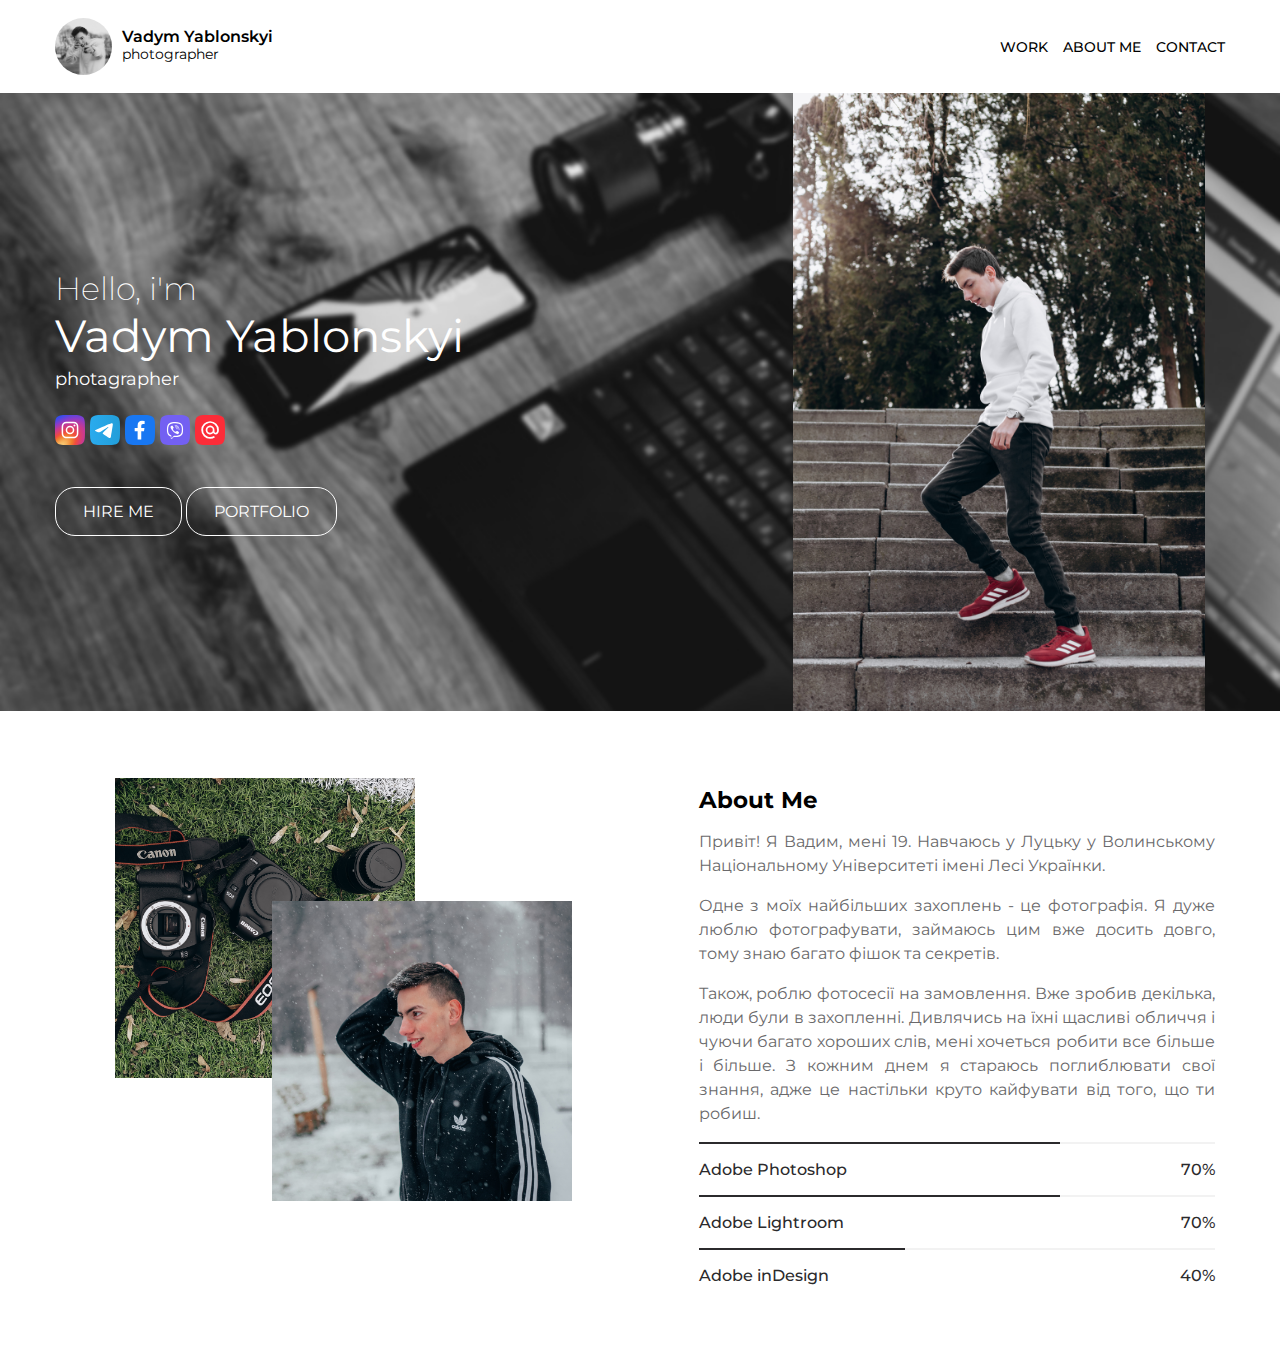
<file: index.html>
<html>
<head>
	<link rel="stylesheet" type="text/css" href="css/style.css">
    	<link href="https://fonts.googleapis.com/css2?family=Montserrat:ital,wght@0,200;0,400;0,600;0,700;1,300&display=swap" rel="stylesheet">

	<meta charset="utf-8">
	<meta name="viewport" content="width=device-width, initial-scale=1.0">
    <script src="https://cdnjs.cloudflare.com/ajax/libs/jquery/3.6.0/jquery.min.js"></script>
	<meta name="google-site-verification" content="axxhxg9rGasSFXuAN6_JIa74bfvBv7dRzaToIOp5WuE" />
	<meta name="description" content="Фотограф Горохів">
    <meta name="keywords" content="фотограф, горохів, Горохів, фотограф горохів, портфоліо, Вадим Яблонський">
    <meta name="robots" content="index, follow">
	<title>VADYM-PH</title>
	</head>
    
<body >
    <header  class="header">
        <div class="container">
            <div class="header__inner"> 
                <div class="user">
                    <div class="user__avatar">
                       <a href="index.html"><img src="img/avatar1.jpg" alt="" ></a>
                    </div>
                    <div class="user__content">
                        <div class="user__name">Vadym Yablonskyi</div>
                        <div class="user__profi">photographer</div>
                    </div>
                    
                </div>
                <nav class="nav" id="nav">
                    <a class="nav__link" href="portfolio.html">work</a>
                    <a class="nav__link" href="#scroll" id="aboutme">about me</a>
                    <a class="nav__link" href="contact.html">contact</a>
                    
                </nav>
                <button class="burger" type="button" id="navToggle">
                    <img class="burger_icon" src="img/menu.svg" id="ui" >
                </button>
            </div>
        </div>
    </header>
   
    <section class="intro">
        <div class="container" id="er">
            <div class="intro__inner">
                <div class="intro__content">
                    <h2 class="intro__subtitle">Hello, i'm</h2>
                    <h1 class="intro__title">Vadym Yablonskyi</h1>
                    <div class="intro__text">photagrapher</div>
                    <div class="social">
                        <a class="social__link"  onclick="window.open('https://instagram.com/vadym_ph?igshid=YmMyMTA2M2Y=')"target="_blank">
                            <img src="img/Instagram.svg" alt="">
                        </a>
                        <a class="social__link" onclick="window.open('https://t.me/vadym594')" target="_blank">
                            <img src="img/Telegram.svg" alt="">
                        </a>
                         <a class="social__link" onclick="window.open('https://www.facebook.com/profile.php?id=100017173307373')" target="_blank">
                            <img src="img/Facebook.svg" alt="">
                        </a>
                         <a class="social__link" onclick="window.open('tel:+30989055916')">
                            <img src="img/Viber.svg" alt="">
                        </a>
                        <a class="social__link" onclick="window.open('mailto:vadymyablonskyi@gmail.com')">
                            <img src="img/gmail.svg" alt="">
                        </a>
                    </div>
                    <a class="btn" type="button" onclick="window.open('contact.html')">HIRE ME</a>
                     <a class="btn" type="button" onclick="window.open('portfolio.html')">PORTFOLIO</a>
                </div>
                <img class="intro__photo" src="img/symbol.jpg">
            </div>
        </div>
    </section>
   <section>
            <div class="container" id="ers">
                <div class="box-about" id="scroll">
                    <div class="box-about-item">
                        <div class="picture">
                        <img class="box-about_back" src="img/3.JPG" alt="">
                        <p class="box-about_vertical"></p>
                        <img class="box-about_front" src="img/4.jpg" alt="1">
                        </div>
                    </div>
                    <div class="box-about-item">
                        <div class="text">
                        <h2 class="h2-title">About Me</h2>
                        <p class="box-about_text">Привіт! Я Вадим, мені 19. Навчаюсь у Луцьку у Волинському Національному Університеті імені Лесі Українки. </p>
                            <p class="box-about_text">Одне з моїх найбільших захоплень - це фотографія. Я дуже люблю фотографувати, займаюсь цим вже досить довго, тому знаю багато фішок та секретів.</p>
                            <p class="box-about_text">Також, роблю фотосесії на замовлення. Вже зробив декілька, люди були в захопленні. Дивлячись на їхні щасливі обличчя і чуючи багато хороших слів, мені хочеться робити все більше і більше. З кожним днем я стараюсь поглиблювати свої знання, адже це настільки круто кайфувати від того, що ти робиш. </p>
                        </div>
                        <div class="progres-bar">
                            <div class="progres-bar-line progres-bar-ps"></div>
                            <div class="progres-bar-text">
                                <p>Adobe Photoshop</p>
                                <p>70%</p>
                            </div>
                            <div class="progres-bar-line progres-bar-light"></div>
                            <div class="progres-bar-text">
                                <p>Adobe Lightroom</p>
                                <p>70%</p>
                            </div>
                            <div class="progres-bar-line progres-bar-in"></div>
                            <div class="progres-bar-text">
                                <p>Adobe inDesign</p>
                                <p>40%</p>
                            </div>
                     
                    </div>
                    </div>
                </div>
            </div>
        </section>
   
    <script>
        $(function(){
         const navToggle = $ ("#navToggle");
          const nav = $ ("#nav");
            const aboutme =$ ("#aboutme");    
             const er = $ ("#er");
            const ers = $ ("#ers");
            let x=true;
        navToggle.on("click", function(event) {        
            event.preventDefault();
        nav.toggleClass("show");
           
            if (x){ 
         document.getElementById("ui").src='img/exit.svg';
            }
          else {
         document.getElementById("ui").src='img/menu.svg';
            }
            x=!x;
                    });
            aboutme.on("click", function(event) {
                           event.preventDefault();
                scroll(0,700);
        nav.removeClass("show");
             
                 document.getElementById("ui").src='img/menu.svg';
                    x=!x;
                  });  
             er.on("click", function(event) {
                           event.preventDefault();
              
        nav.removeClass("show");
                 document.getElementById("ui").src='img/menu.svg';
                 x=!x;
             });
            ers.on("click", function(event) {
                           event.preventDefault();
              
        nav.removeClass("show");
                 document.getElementById("ui").src='img/menu.svg';
                 x=!x;
             });
               });
    </script>
    
    
    
	</body>
</html>
</file>
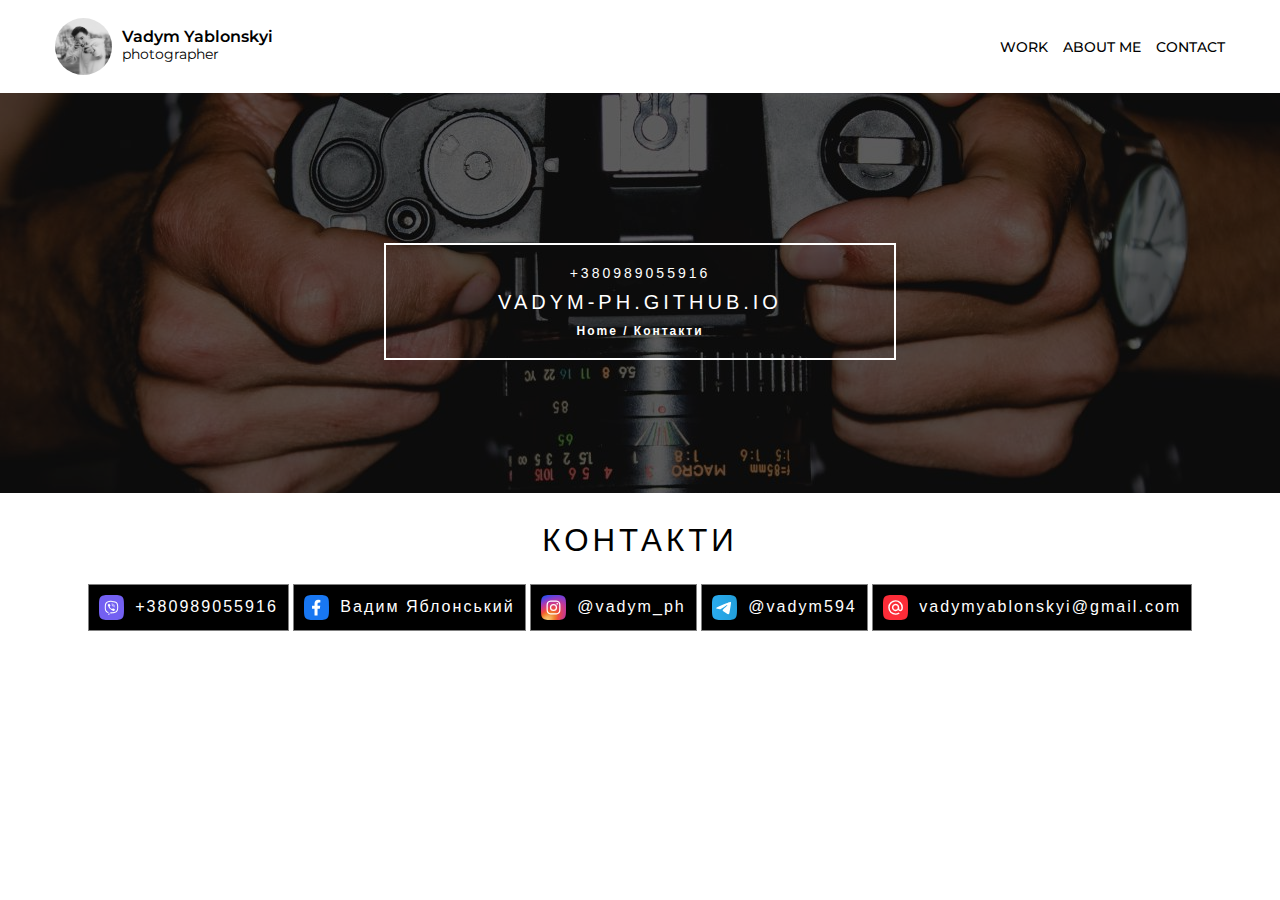
<file: contact.html>
<html>
<head>
	<link rel="stylesheet" type="text/css" href="css/style.css">
    	<link href="https://fonts.googleapis.com/css2?family=Montserrat:ital,wght@0,200;0,400;0,600;0,700;1,300&display=swap" rel="stylesheet">

	<meta charset="utf-8">
	<meta name="viewport" content="width=device-width, initial-scale=1.0">
    <script src="https://cdnjs.cloudflare.com/ajax/libs/jquery/3.6.0/jquery.min.js"></script>
	<meta name="google-site-verification" content="axxhxg9rGasSFXuAN6_JIa74bfvBv7dRzaToIOp5WuE" />
	<meta name="description" content="Фотограф Горохів">
    <meta name="keywords" content="фотограф, горохів, Горохів, фотограф горохів, портфоліо, Вадим Яблонський">
    <meta name="robots" content="index, follow">
	<title>CONTACT</title>
	</head>
    
<body >
     <header  class="header">
        <div class="container">
            <div class="header__inner"> 
                <div class="user">
                    <div class="user__avatar">
                       <a href="index.html"><img src="img/avatar1.jpg" alt="" ></a>
                    </div>
                    <div class="user__content">
                        <div class="user__name">Vadym Yablonskyi</div>
                        <div class="user__profi">photographer</div>
                    </div>
                    
                </div>
                <nav class="nav" id="nav">
                    <a class="nav__link" href="portfolio.html">work</a>
                    <a class="nav__link" href="index.html">about me</a>
                    <a class="nav__link" href="contact.html">contact</a>
                    
                </nav>
                <button class="burger" type="button" id="navToggle">
                    <img class="burger_icon" src="img/menu.svg" id="ui" >
                </button>
            </div>
        </div>
    </header>
    
     <main class="main">
            <div class="content">
                <section class="ku" id="blog" >
					
                    <div class="dark-overlay vision">
                        <div class="centered vision-border wow bounceIn">
                            <h4>+380989055916</h4>
                            <h2 class="title"><a href="index.html">VADYM-PH.GITHUB.IO</a></h2>
                            <h6>
                                Home / Контакти </h6>
                        </div>
                    </div>
                </section>
                <h3>КОНТАКТИ</h3>
                <div class="contacts">
                                       <button class="text_contacts" ><img src="img/Viber.svg" align="center"><a href="tel:+380989055916"> +380989055916 </a></button>
                     <button class="text_contacts" ><img src="img/Facebook.svg" align="center"><a href="https://www.facebook.com/profile.php?id=100017173307373"  target="_blank"> Вадим Яблонський </a></button>
                     <button class="text_contacts" ><img src="img/Instagram.svg" align="center"><a href="https://instagram.com/vadym_ph?igshid=YmMyMTA2M2Y=" target="_blank"> @vadym_ph </a></button>
                     <button class="text_contacts" ><img src="img/Telegram.svg" align="center"><a href="https://t.me/vadym594" target="_blank"> @vadym594 </a></button>
                     <button class="text_contacts" ><img src="img/gmail.svg" align="center"><a href="mailto:vadymyablonskyi@gmail.com" target="_blank" > vadymyablonskyi@gmail.com </a></button>
                     
                </div>
         </div>
        </main> 
  
    
    
    
    <script>
        $(function(){
         const navToggle = $ ("#navToggle");
          const nav = $ ("#nav");
            let x=true;
        navToggle.on("click", function(event) {        
            event.preventDefault();
        nav.toggleClass("show");
           
            if (x){ 
         document.getElementById("ui").src='img/exit.svg';
            }
          else {
         document.getElementById("ui").src='img/menu.svg';
            }
            x=!x;
                    });
        
        });
         function ibg(){
                $.each($('.ibg'),function(index, val){
                    if($(this).find('img').length>0){
                        $(this).css('background-image', 'url("'+$(this).find('img').attr('src')+'")');
            }
               });
            }
        ibg();
    </script>
   
    
    
	</body>
</html>
</file>
<file: css/style.css>
html{scroll-behavior:smooth;font-size:15px;animation-name:Appearance;animation-duration:1s;animation-timing-function:cubic-bezier(.1, -0.6, .2, 0)}body{margin:0;font-size:1rem;font-family:'Montserrat',sans-serif;color:#2B2A2C}.intro{background-image:url(../img/fons.jpg);background-position:center center;background-repeat:no-repeat;background-attachment:scroll;background-size:cover;background-color:#464646}h1,h2,h3,h4,h5,h6{margin:0}*,*:before,*:after{box-sizing:border-box}.container{width:100%;max-width:1200px;margin:0 auto;padding-left:1rem;padding-right:1rem}.header{padding:1.2rem;right:0;top:0;left:0}@media (max-width:767px){.header{position:fixed;z-index:100;background-color:white}}.header__inner{display:flex;justify-content:space-between;align-items:center}.user{display:flex}.user__avatar img{border-radius:50%;width:57px;height:57px}@media (max-width:630px){.user__avatar img{width:45px;height:45px}}.user__content{padding-left:10px;padding-top:10px}@media (max-width:630px){.user__content{padding-top:5px}}.user__name{font-size:1.06rem;line-height:1.2rem;color:#000;font-weight:600}@media (max-width:630px){.user__name{font-size:.8rem;font-weight:500}}.user__profi{font-size:.9rem;color:#000}@media (max-width:630px){.user__profi{font-size:.7rem}}.nav{display:flex;flex-wrap:wrap;height:100%;align-items:center}@media (max-width:767px){.nav{width:100%;height:auto;padding:1rem;align-content:baseline;background-color:#2B2A2C;box-shadow:0 5px 10px rgba(0,0,0,0.3);text-align:center;position:absolute;top:92px;right:0;z-index:1000;display:none;transition:1s linear;height:0vh;animation-name:pullDown;-webkit-animation-name:pullDown;animation-duration:3s;-webkit-animation-duration:3s;animation-timing-function:ease-out;-webkit-animation-timing-function:ease-out;transform-origin:50% 0%;-ms-transform-origin:50% 0%;-webkit-transform-origin:50% 0%}.nav.show{display:flex;background-color:#6A696B;height:auto;animation-name:pullDown;-webkit-animation-name:pullDown;animation-duration:3s;-webkit-animation-duration:3s;animation-timing-function:ease-out;-webkit-animation-timing-function:ease-out;transform-origin:50% 0%;-ms-transform-origin:50% 0%;-webkit-transform-origin:50% 0%}}@media (max-width:767px) and (max-width:630px){.nav{top:80px}}@keyframes pullDown{0%{transform:scaleY(.1)}40%{transform:scaleY(1.02)}60%{transform:scaleY(.98)}80%{transform:scaleY(1.01)}100%{transform:scaleY(.98)}80%{transform:scaleY(1.01)}100%{transform:scaleY(1)}}@-webkit-keyframes pullDown{0%{-webkit-transform:scaleY(.1)}40%{-webkit-transform:scaleY(1.02)}60%{-webkit-transform:scaleY(.98)}80%{-webkit-transform:scaleY(1.01)}100%{-webkit-transform:scaleY(.98)}80%{-webkit-transform:scaleY(1.01)}100%{-webkit-transform:scaleY(1)}}.nav__link{font-size:.93rem;position:relative;margin-left:1rem;color:#000;text-transform:uppercase;font-weight:500;text-decoration:none}.nav__link:after{content:"";width:0%;height:2px;background-color:#000;position:absolute;bottom:-5px;left:0;z-index:1;transition:width .2s linear}@media (max-width:915px){.nav__link:after{display:none}}.nav__link:hover:not(.nav__link--btn):after{width:100%}.nav__link--btn{padding:3px 10px;border:2px solid #FFF;border-radius:20px;transition:background-color .2s linear,color .2s linear}.nav__link--btn:hover{background-color:#FFF;color:#2B2A2C}@media (max-width:767px){.nav__link{width:100%;margin-left:0;padding:.5rem 1rem}}.intro__inner{display:flex;padding-top:11.7rem;padding-bottom:11.7rem;position:relative}@media (max-width:767px){.intro__inner{margin-top:81px}}@media (max-width:992px){.intro__inner{padding-top:3rem;padding-bottom:3rem}}.intro__content{width:50%}@media (max-width:1180px){.intro__content{margin-left:30px}}@media (max-width:992px){.intro__content{margin-left:60px}}@media (max-width:630px){.intro__content{width:100%;text-align:center;margin-left:0px}}.intro__photo{position:absolute;bottom:0;right:0;z-index:1;width:auto;height:618.48px;margin-right:20px;text-align:center}@media (max-width:992px){.intro__photo{width:auto;height:327.5;bottom:0}}@media (max-width:630px){.intro__photo{display:none}}.intro__subtitle{font-size:2.13rem;font-weight:200;color:#FFF}@media (max-width:992px){.intro__subtitle{font-size:1.5rem}}.intro__title{font-size:3rem;color:#FFF;font-weight:400;margin-bottom:5px}@media (max-width:992px){.intro__title{font-size:2rem}}.intro__text{margin-bottom:25px;font-size:1.2rem;color:#fff}.social{display:flex;margin-bottom:42px}@media (max-width:630px){.social{text-align:center;margin-bottom:25px;display:block}}.social__link{text-decoration:none;margin-right:5px;transition:transform .2s linear;cursor:pointer}@media (max-width:630px){.social__link{align-content:center}}.social__link:hover{transform:translateY(-5px)}.social__link img{width:30px;height:30px}.btn{display:inline-block;vertical-align:top;border:1px solid #FFF;border-radius:20px;background:none;cursor:pointer;font-family:inherit;font-size:1.06rem;line-height:1.1;color:#FFF;text-transform:uppercase;text-decoration:none;padding:1rem 1.8rem;transition:background-color .2s linear,color .2s linear,box-shadow .2s linear}.btn:focus{outline:none}.btn:hover{background-color:#FFF;box-shadow:2px 2px 10px rgba(255,255,255,0.24);color:#2B2A2C}@media (max-width:992px){.btn{font-size:1rem;padding:1rem 1.5rem}}@media (max-width:630px){.btn{font-size:.7rem;padding:.5rem 1.3rem}}.burger{width:30px;height:30px;display:none;padding:0px;border:0px;color:#FFF;background:none}@media (max-width:767px){.burger{display:block}}.burger_icon{display:block;max-width:100%;height:auto;color:#FFF}body,html{height:100vh}.box-about{display:flex;justify-content:space-between;align-items:center;padding-top:5rem;padding-bottom:4rem}@media (max-width:915px){.box-about{flex-direction:column;justify-content:space-evenly;margin-top:3rem}}@media (max-width:320px){.box-about{margin-top:11px}}@media (max-width:992px){.box-about{padding-top:7rem;padding-bottom:2rem}}.box-about-item{flex:0 0 45%;max-width:45%;position:relative;color:#000;padding-right:10px}@media (max-width:915px){.box-about-item{max-width:90%}}.box-about-item img{width:300px;height:300px}@media (max-width:992px){.box-about-item img{height:250px;width:250px}}@media (max-width:915px){.box-about-item img{height:300px;width:300px;margin-left:100px}}@media (max-width:630px){.box-about-item img{padding:15px;width:300px;height:300px}}@media (max-width:491px){.box-about-item img{height:250px;width:250px}}@media (max-width:320px){.box-about-item img{height:220px;width:220px}}.box-about-item:first-child{display:flex;justify-content:flex-end}.box-about_back{position:absolute;z-index:-1;left:60;top:-108px}@media (max-width:915px){.box-about_back{left:-170px}}@media (max-width:375px){.box-about_back{left:-140px}}@media (max-width:435px){.box-about_back{left:-130}}@media (max-width:320px){.box-about_back{left:-135px}}@media (max-width:915px){.box-about_front{margin-right:-90;top:-80px}}@media (max-width:435px){.box-about_front{margin-right:-50px}}@media (max-width:320px){.box-about_front{margin-right:-50}}.box-about::after{content:'';display:block;background-color:aqua;position:absolute}.box-about_text{color:#6A696B;font-size:16px;line-height:24px;text-align:justify}.progres-bar{color:#2B2A2C}.progres-bar-text{font-size:16px;font-weight:500;display:flex;justify-content:space-between;align-items:center}.progres-bar-line{width:100%;height:2px;background-color:#2B2A2C;position:relative}.progres-bar-line::before{content:"";display:block;position:absolute}.progres-bar-line::after{content:"";position:absolute;right:0;display:block;height:2px;background-color:#f2f2f2}.progres-bar-ps::after{width:30%}.progres-bar-light::after{width:30%}.progres-bar-in::after{width:60%}.h2-title{display:flex;flex-flow:column wrap;color:#000}@media (max-width:320px){.h2-title{margin-top:-30px}}@media (max-width:915px){.h2-title{margin-top:50px}}@media (max-width:320px){box-about_text{margin-bottom:30px}}.ibg{background-repeat:no-repeat;background-size:cover;background-position:center}.ibg img{display:none}.page{position:absolute;width:100%;height:100%;top:0;left:0;display:flex;flex-direction:column}.main-screen{flex:1 0 100%;position:relative}.main-screen_bg{position:absolute;width:100%;height:100%;top:0;left:0;display:flex;flex-direction:column}.block_icon img{width:50px;height:auto}.generation{background-color:white;padding:20px 0px}.block{text-align:center}.block_icon{margin:0px 0px 10px 0px}.block_title{color:black;font-size:18px;font-weight:700;text-transform:uppercase;letter-spacing:3.6px;line-height:24px;margin:0px 0px 10px 0px}.block_text{color:#6A696B;font-size:18px;line-height:34px}.block_text p{margin:0;text-align:center;text-transform:uppercase}.block_text_j{text-align:justify;font-size:16px;line-height:30px}.block_text_j:after{content:'';display:block;margin:20px auto 0 auto;width:50px;height:1px;background-color:#6A696B}@media (max-width:1500px){.block_text_j:after{margin:15px auto 0 auto}}.brands{margin:0;padding:0}.brands_rev .brands_column{order:1}.brands_rev .brands_column_b{order:2}.brands_row{display:flex}.brands_column{flex:0 1 33.333%}.brands_column_b{flex:0 1 66.667%}.brands_content{padding:70px 65px 55px 65px;position:relative}.brands_content:after{content:"";position:absolute;bottom:-10px;left:50%;margin:0 0 0 -10px;width:0;height:0;border-left:10px solid transparent;border-right:10px solid transparent;border-top:10px solid white}.brands_image{padding:0 0 37.51% 0}@media (max-width:1500px){.brands_content{padding:40px 35px 30px 35px}}@media (max-width:1100px){.brands_row{flex-direction:column}}.item{display:block;position:relative;height:100%}.item_image{position:absolute;width:100%;height:100%;top:0;left:0}@media (max-width:1100px){.item{height:auto;padding:0px 0px 70% 0px}}.main{flex:1 1 auto}.ku{background-image:url(../img/contact.jpg);background-size:cover;background-position:center}.dark-overlay{height:400px;padding-top:150px;color:#fff;background:rgba(0,0,0,0.6)}h2 a:hover{transition:color .5s;color:black}.vision-border{width:40%;padding:5px 10px;border:2px solid white}.vision{color:#fff;text-align:center}.vision div.vision-border{padding:20px}.centered{margin:auto}h2 a{font-size:20px;letter-spacing:4px;text-decoration:none;color:white;font-weight:100;font-family:Arial;transition:color .5s}.title{padding-top:10px}h6{font-size:12px;letter-spacing:2px;padding-top:10px;font-family:Arial}h4{font-size:14px;letter-spacing:3px;font-family:Arial;font-weight:100}@media (max-width:720px){.vision-border{width:70%}}@media (max-width:767px){.content{padding:60px 0px 0px 0px}}@media (max-width:460px){.dark-overlay{height:350px;padding-top:100px}h6{font-size:9px;font-weight:300}.vision-border{width:80%}}@media (max-width:1031px){.vision-border{width:60%}}@media (max-width:469px){.vision-border{width:90%}}@media (max-width:703px){.vision-border{width:90%}}@media (max-width:473px){.vision-border{width:90%}}@media (max-width:459px){.vision-border{width:90%}h2 a{font-size:15px}h2{padding-top:5px}h4{font-size:12px}}@media (max-width:381px){.vision-border{width:90%}h2 a{font-size:12px}h4{font-size:10px}}@media (max-width:335px){.vision-border{width:90%}h2 a{font-size:10px}section{width:100%}}@media (max-width:768px){section{margin-top:30px}.dark-overlay{height:300px;padding-top:100px}}@media (max-width:460px){section{margin-top:20px}.dark-overlay{height:200px;padding-top:50px}}h3{text-align:center;color:black;font-weight:100;font-size:calc(15px + 15 * (100vw/1180));letter-spacing:4px;font-family:Arial;margin-top:30px}.text_contacts{color:black;font-weight:100;font-size:calc(15px + 1 * (100vw/1180));letter-spacing:2px;font-family:Arial;background-color:black;padding:10px;cursor:pointer;border:1px solid gray;margin-top:5px}.text_contacts img{height:25px;width:25px;padding:0px;margin-right:5px}.contacts{margin-top:20px;width:100%;text-align:center;padding-bottom:30px}.text_contacts a{text-decoration:none;color:white;font-weight:100;font-size:calc(15px + 1 * (100vw/1180));letter-spacing:2px;font-family:Arial;transition:color .5s}.text_contacts a:hover{transition:color .5s;color:#6A696B}.text_contacts:hover{transition:color .5s;color:#6A696B}@media (max-width:380px){.text_contacts a{font-size:calc(10px + 1 * (100vw/1180))}.text_contacts img{width:15px;height:15px}}@media (max-width:434px){.text_contacts{width:85%}.text_contacts img{width:20px;height:20px}}@media (max-width:376px){.text_contacts{width:80%}h3{font-size:calc(15px + 5 * (100vw/1180))}}@-webkit-keyframes Appearance{0%{opacity:0}100%{opacity:1}}@-o-keyframes Appearance{0%{opacity:0}100%{opacity:1}}@-moz-keyframes Appearance{0%{opacity:0}100%{opacity:1}}@keyframes Appearance{0%{opacity:0}100%{opacity:1}}
</file>
